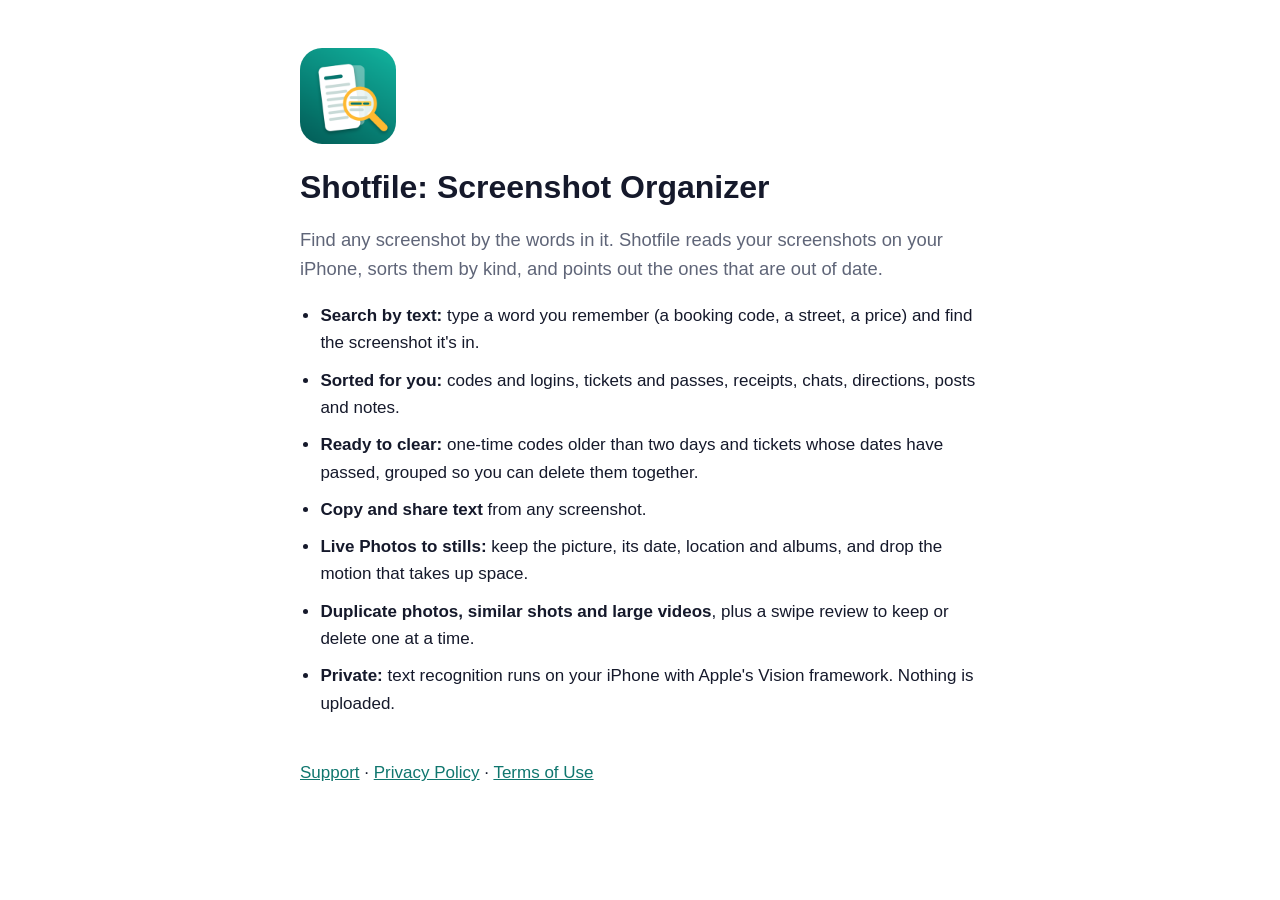
<file: docs/index.html>
<!doctype html>
<html lang="en">
<head>
  <meta charset="utf-8">
  <meta name="viewport" content="width=device-width, initial-scale=1">
  <title>Shotfile: Screenshot Organizer</title>
  <meta name="description" content="Shotfile reads the text in your iPhone screenshots on your device, sorts them by kind, finds old codes and past tickets, and turns Live Photos into stills.">
  <link rel="icon" type="image/png" href="favicon.png">
  <link rel="apple-touch-icon" href="apple-touch-icon.png">
  <link rel="stylesheet" href="style.css">
</head>
<body>
  <main>
    <img class="icon" src="icon.png" width="96" height="96" alt="Shotfile app icon">
    <h1>Shotfile: Screenshot Organizer</h1>
    <p class="lead">Find any screenshot by the words in it. Shotfile reads your screenshots on your iPhone, sorts them by kind, and points out the ones that are out of date.</p>

    <ul class="features">
      <li><strong>Search by text:</strong> type a word you remember (a booking code, a street, a price) and find the screenshot it's in.</li>
      <li><strong>Sorted for you:</strong> codes and logins, tickets and passes, receipts, chats, directions, posts and notes.</li>
      <li><strong>Ready to clear:</strong> one-time codes older than two days and tickets whose dates have passed, grouped so you can delete them together.</li>
      <li><strong>Copy and share text</strong> from any screenshot.</li>
      <li><strong>Live Photos to stills:</strong> keep the picture, its date, location and albums, and drop the motion that takes up space.</li>
      <li><strong>Duplicate photos, similar shots and large videos</strong>, plus a swipe review to keep or delete one at a time.</li>
      <li><strong>Private:</strong> text recognition runs on your iPhone with Apple's Vision framework. Nothing is uploaded.</li>
    </ul>

    <p class="links"><a href="support.html">Support</a> · <a href="privacy.html">Privacy Policy</a> · <a href="https://www.apple.com/legal/internet-services/itunes/dev/stdeula/">Terms of Use</a></p>
  </main>
</body>
</html>
</file>
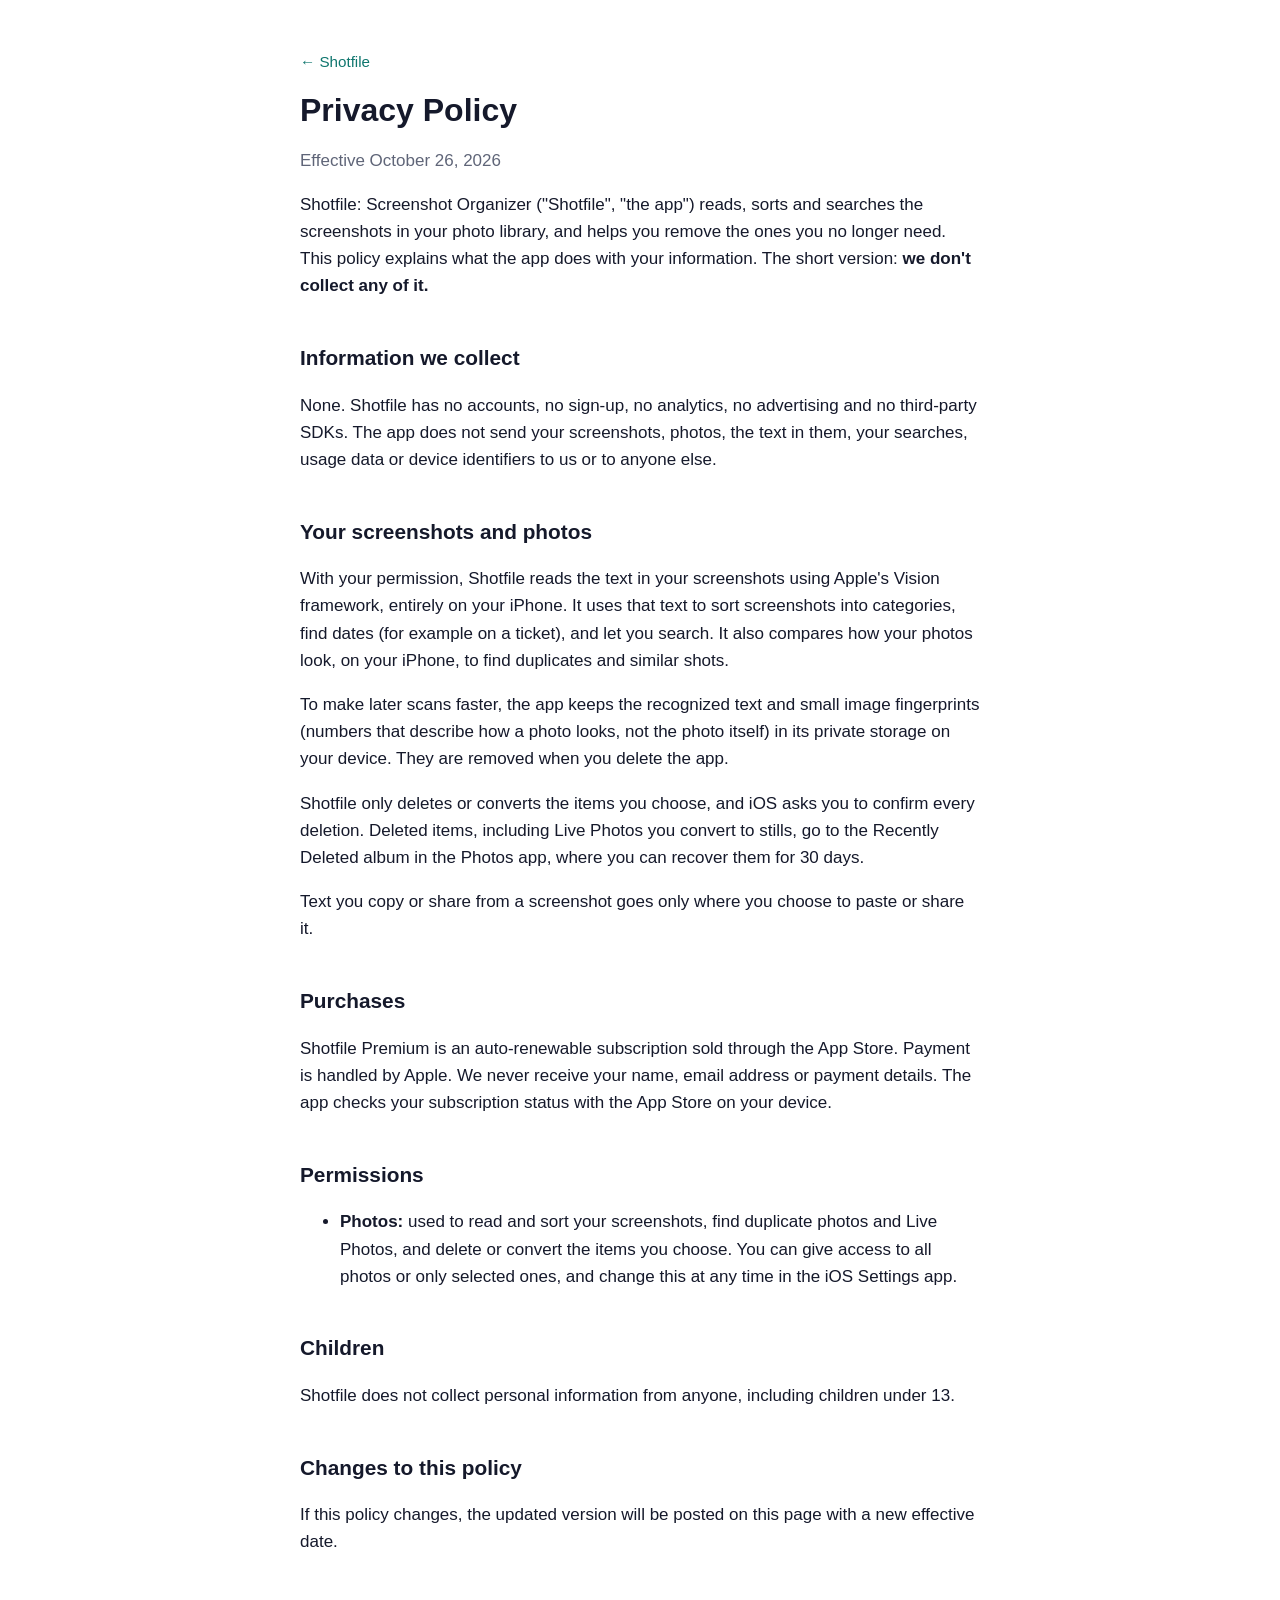
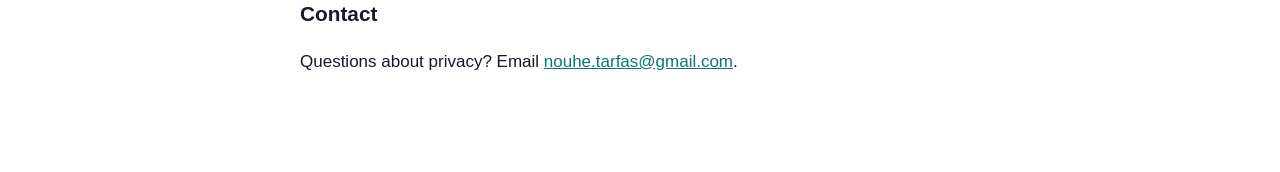
<file: docs/privacy.html>
<!doctype html>
<html lang="en">
<head>
  <meta charset="utf-8">
  <meta name="viewport" content="width=device-width, initial-scale=1">
  <title>Privacy Policy – Shotfile: Screenshot Organizer</title>
  <meta name="description" content="Privacy policy for Shotfile. Screenshots are read on your iPhone and never collected by us.">
  <link rel="icon" type="image/png" href="favicon.png">
  <link rel="apple-touch-icon" href="apple-touch-icon.png">
  <link rel="stylesheet" href="style.css">
</head>
<body>
  <main>
    <a class="back" href="./">← Shotfile</a>
    <h1>Privacy Policy</h1>
    <p class="muted">Effective October 26, 2026</p>

    <p>Shotfile: Screenshot Organizer ("Shotfile", "the app") reads, sorts and searches the screenshots in your photo library, and helps you remove the ones you no longer need. This policy explains what the app does with your information. The short version: <strong>we don't collect any of it.</strong></p>

    <h2>Information we collect</h2>
    <p>None. Shotfile has no accounts, no sign-up, no analytics, no advertising and no third-party SDKs. The app does not send your screenshots, photos, the text in them, your searches, usage data or device identifiers to us or to anyone else.</p>

    <h2>Your screenshots and photos</h2>
    <p>With your permission, Shotfile reads the text in your screenshots using Apple's Vision framework, entirely on your iPhone. It uses that text to sort screenshots into categories, find dates (for example on a ticket), and let you search. It also compares how your photos look, on your iPhone, to find duplicates and similar shots.</p>
    <p>To make later scans faster, the app keeps the recognized text and small image fingerprints (numbers that describe how a photo looks, not the photo itself) in its private storage on your device. They are removed when you delete the app.</p>
    <p>Shotfile only deletes or converts the items you choose, and iOS asks you to confirm every deletion. Deleted items, including Live Photos you convert to stills, go to the Recently Deleted album in the Photos app, where you can recover them for 30 days.</p>
    <p>Text you copy or share from a screenshot goes only where you choose to paste or share it.</p>

    <h2>Purchases</h2>
    <p>Shotfile Premium is an auto-renewable subscription sold through the App Store. Payment is handled by Apple. We never receive your name, email address or payment details. The app checks your subscription status with the App Store on your device.</p>

    <h2>Permissions</h2>
    <ul>
      <li><strong>Photos:</strong> used to read and sort your screenshots, find duplicate photos and Live Photos, and delete or convert the items you choose. You can give access to all photos or only selected ones, and change this at any time in the iOS Settings app.</li>
    </ul>

    <h2>Children</h2>
    <p>Shotfile does not collect personal information from anyone, including children under 13.</p>

    <h2>Changes to this policy</h2>
    <p>If this policy changes, the updated version will be posted on this page with a new effective date.</p>

    <h2>Contact</h2>
    <p>Questions about privacy? Email <a href="mailto:nouhe.tarfas@gmail.com?subject=Shotfile%20privacy">nouhe.tarfas@gmail.com</a>.</p>
  </main>
</body>
</html>
</file>
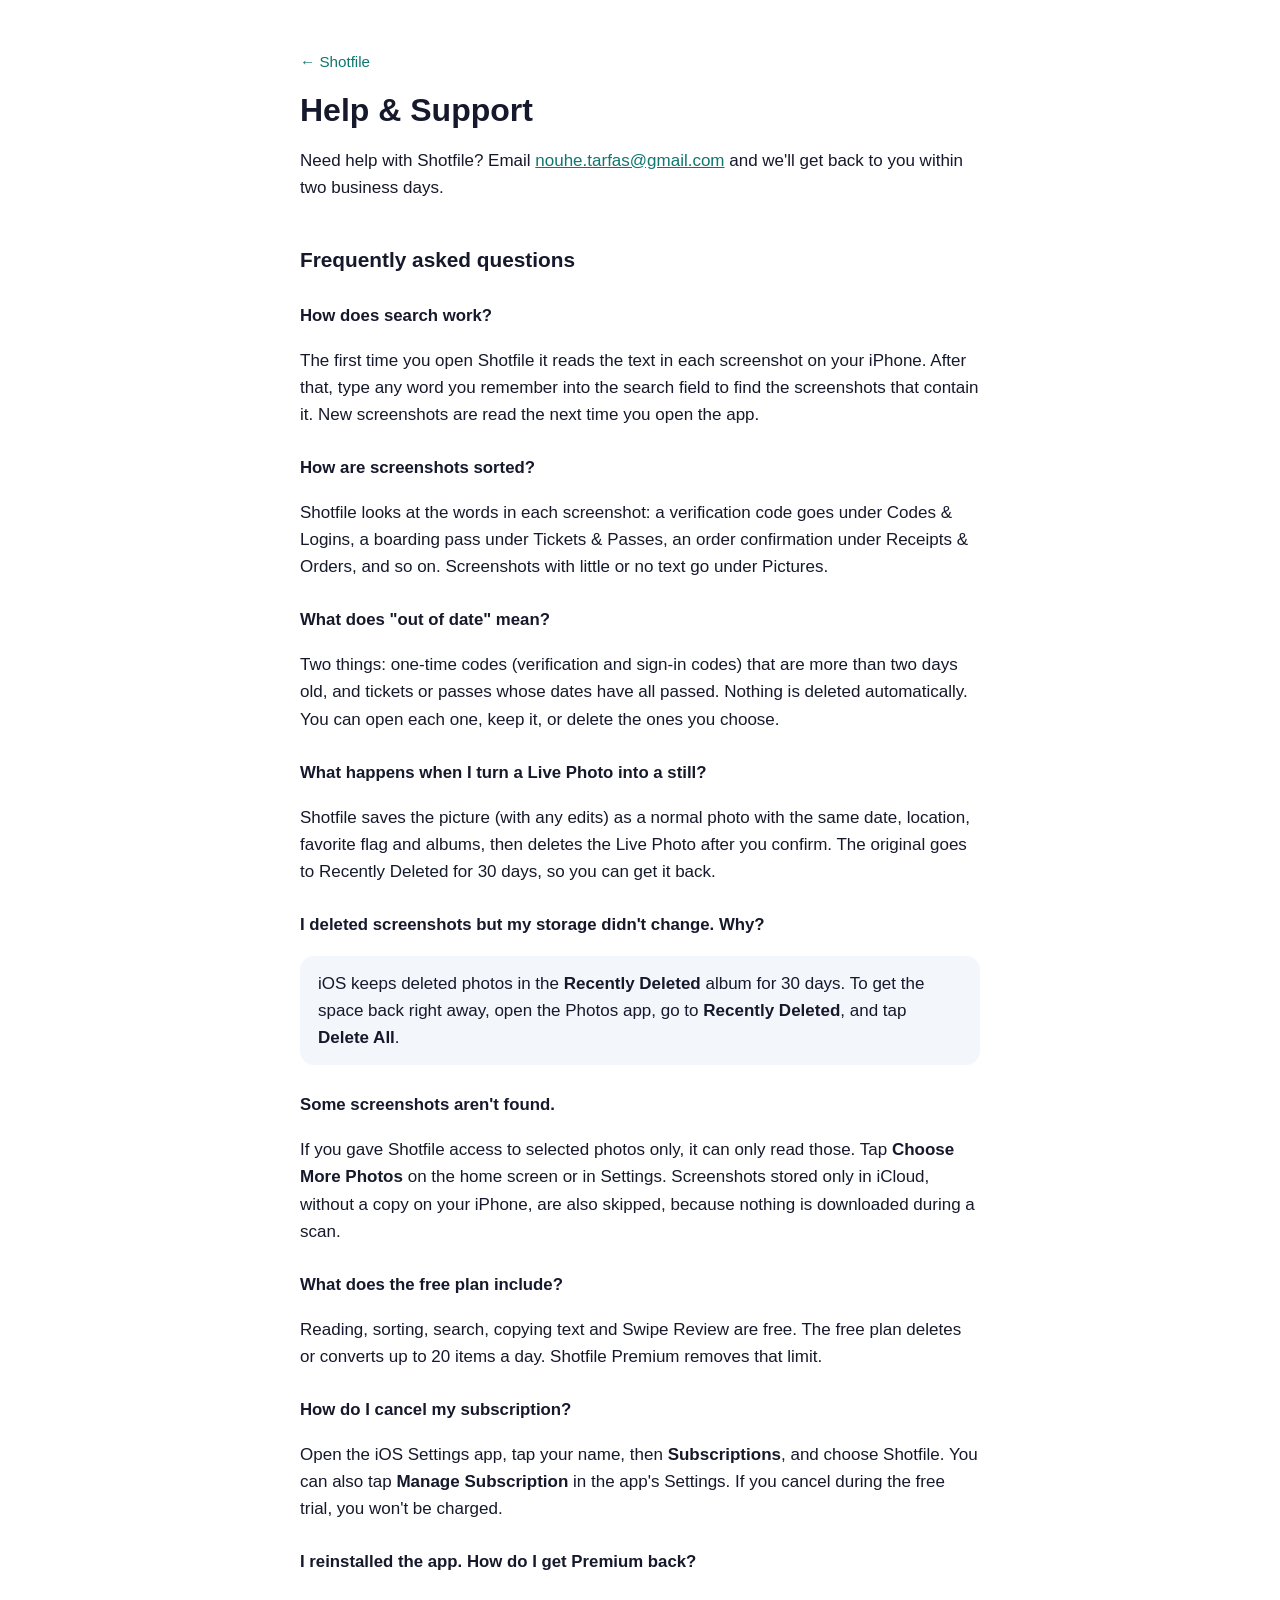
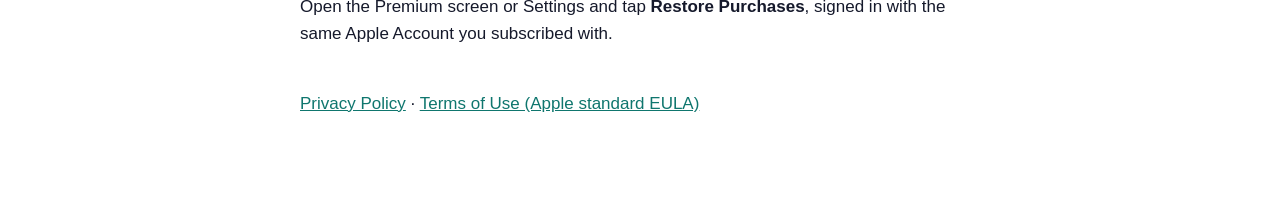
<file: docs/support.html>
<!doctype html>
<html lang="en">
<head>
  <meta charset="utf-8">
  <meta name="viewport" content="width=device-width, initial-scale=1">
  <title>Support – Shotfile: Screenshot Organizer</title>
  <meta name="description" content="Help and support for Shotfile, the screenshot organizer for iPhone.">
  <link rel="icon" type="image/png" href="favicon.png">
  <link rel="apple-touch-icon" href="apple-touch-icon.png">
  <link rel="stylesheet" href="style.css">
</head>
<body>
  <main>
    <a class="back" href="./">← Shotfile</a>
    <h1>Help &amp; Support</h1>
    <p>Need help with Shotfile? Email <a href="mailto:nouhe.tarfas@gmail.com?subject=Shotfile%20support">nouhe.tarfas@gmail.com</a> and we'll get back to you within two business days.</p>

    <h2>Frequently asked questions</h2>

    <h3>How does search work?</h3>
    <p>The first time you open Shotfile it reads the text in each screenshot on your iPhone. After that, type any word you remember into the search field to find the screenshots that contain it. New screenshots are read the next time you open the app.</p>

    <h3>How are screenshots sorted?</h3>
    <p>Shotfile looks at the words in each screenshot: a verification code goes under Codes &amp; Logins, a boarding pass under Tickets &amp; Passes, an order confirmation under Receipts &amp; Orders, and so on. Screenshots with little or no text go under Pictures.</p>

    <h3>What does "out of date" mean?</h3>
    <p>Two things: one-time codes (verification and sign-in codes) that are more than two days old, and tickets or passes whose dates have all passed. Nothing is deleted automatically. You can open each one, keep it, or delete the ones you choose.</p>

    <h3>What happens when I turn a Live Photo into a still?</h3>
    <p>Shotfile saves the picture (with any edits) as a normal photo with the same date, location, favorite flag and albums, then deletes the Live Photo after you confirm. The original goes to Recently Deleted for 30 days, so you can get it back.</p>

    <h3>I deleted screenshots but my storage didn't change. Why?</h3>
    <p class="note">iOS keeps deleted photos in the <strong>Recently Deleted</strong> album for 30 days. To get the space back right away, open the Photos app, go to <strong>Recently Deleted</strong>, and tap <strong>Delete All</strong>.</p>

    <h3>Some screenshots aren't found.</h3>
    <p>If you gave Shotfile access to selected photos only, it can only read those. Tap <strong>Choose More Photos</strong> on the home screen or in Settings. Screenshots stored only in iCloud, without a copy on your iPhone, are also skipped, because nothing is downloaded during a scan.</p>

    <h3>What does the free plan include?</h3>
    <p>Reading, sorting, search, copying text and Swipe Review are free. The free plan deletes or converts up to 20 items a day. Shotfile Premium removes that limit.</p>

    <h3>How do I cancel my subscription?</h3>
    <p>Open the iOS Settings app, tap your name, then <strong>Subscriptions</strong>, and choose Shotfile. You can also tap <strong>Manage Subscription</strong> in the app's Settings. If you cancel during the free trial, you won't be charged.</p>

    <h3>I reinstalled the app. How do I get Premium back?</h3>
    <p>Open the Premium screen or Settings and tap <strong>Restore Purchases</strong>, signed in with the same Apple Account you subscribed with.</p>

    <p class="links"><a href="privacy.html">Privacy Policy</a> · <a href="https://www.apple.com/legal/internet-services/itunes/dev/stdeula/">Terms of Use (Apple standard EULA)</a></p>
  </main>
</body>
</html>
</file>
<file: docs/style.css>
:root {
  --bg: #ffffff;
  --text: #15192b;
  --muted: #5f6578;
  --accent: #0f766e;
  --card: #f3f6fb;
}

@media (prefers-color-scheme: dark) {
  :root {
    --bg: #0d1220;
    --text: #e8ecf5;
    --muted: #a2a9bb;
    --accent: #2dd4bf;
    --card: #161d30;
  }
}

* { box-sizing: border-box; }

body {
  margin: 0;
  background: var(--bg);
  color: var(--text);
  font: 17px/1.6 -apple-system, BlinkMacSystemFont, "Segoe UI", Roboto, sans-serif;
}

main {
  max-width: 720px;
  margin: 0 auto;
  padding: 48px 20px 80px;
}

h1 { font-size: 2rem; line-height: 1.2; margin: 16px 0 8px; }
h2 { font-size: 1.3rem; margin-top: 2em; }
h3 { font-size: 1.05rem; margin-top: 1.6em; }
a { color: var(--accent); }
.muted { color: var(--muted); }
.lead { font-size: 1.15rem; color: var(--muted); }
.back { text-decoration: none; font-size: 0.95rem; }
.icon { border-radius: 22px; }
.features { padding-left: 1.2em; }
.features li { margin: 0.6em 0; }
.links { margin-top: 2.5em; }
.note { background: var(--card); border-radius: 14px; padding: 14px 18px; }
</file>
